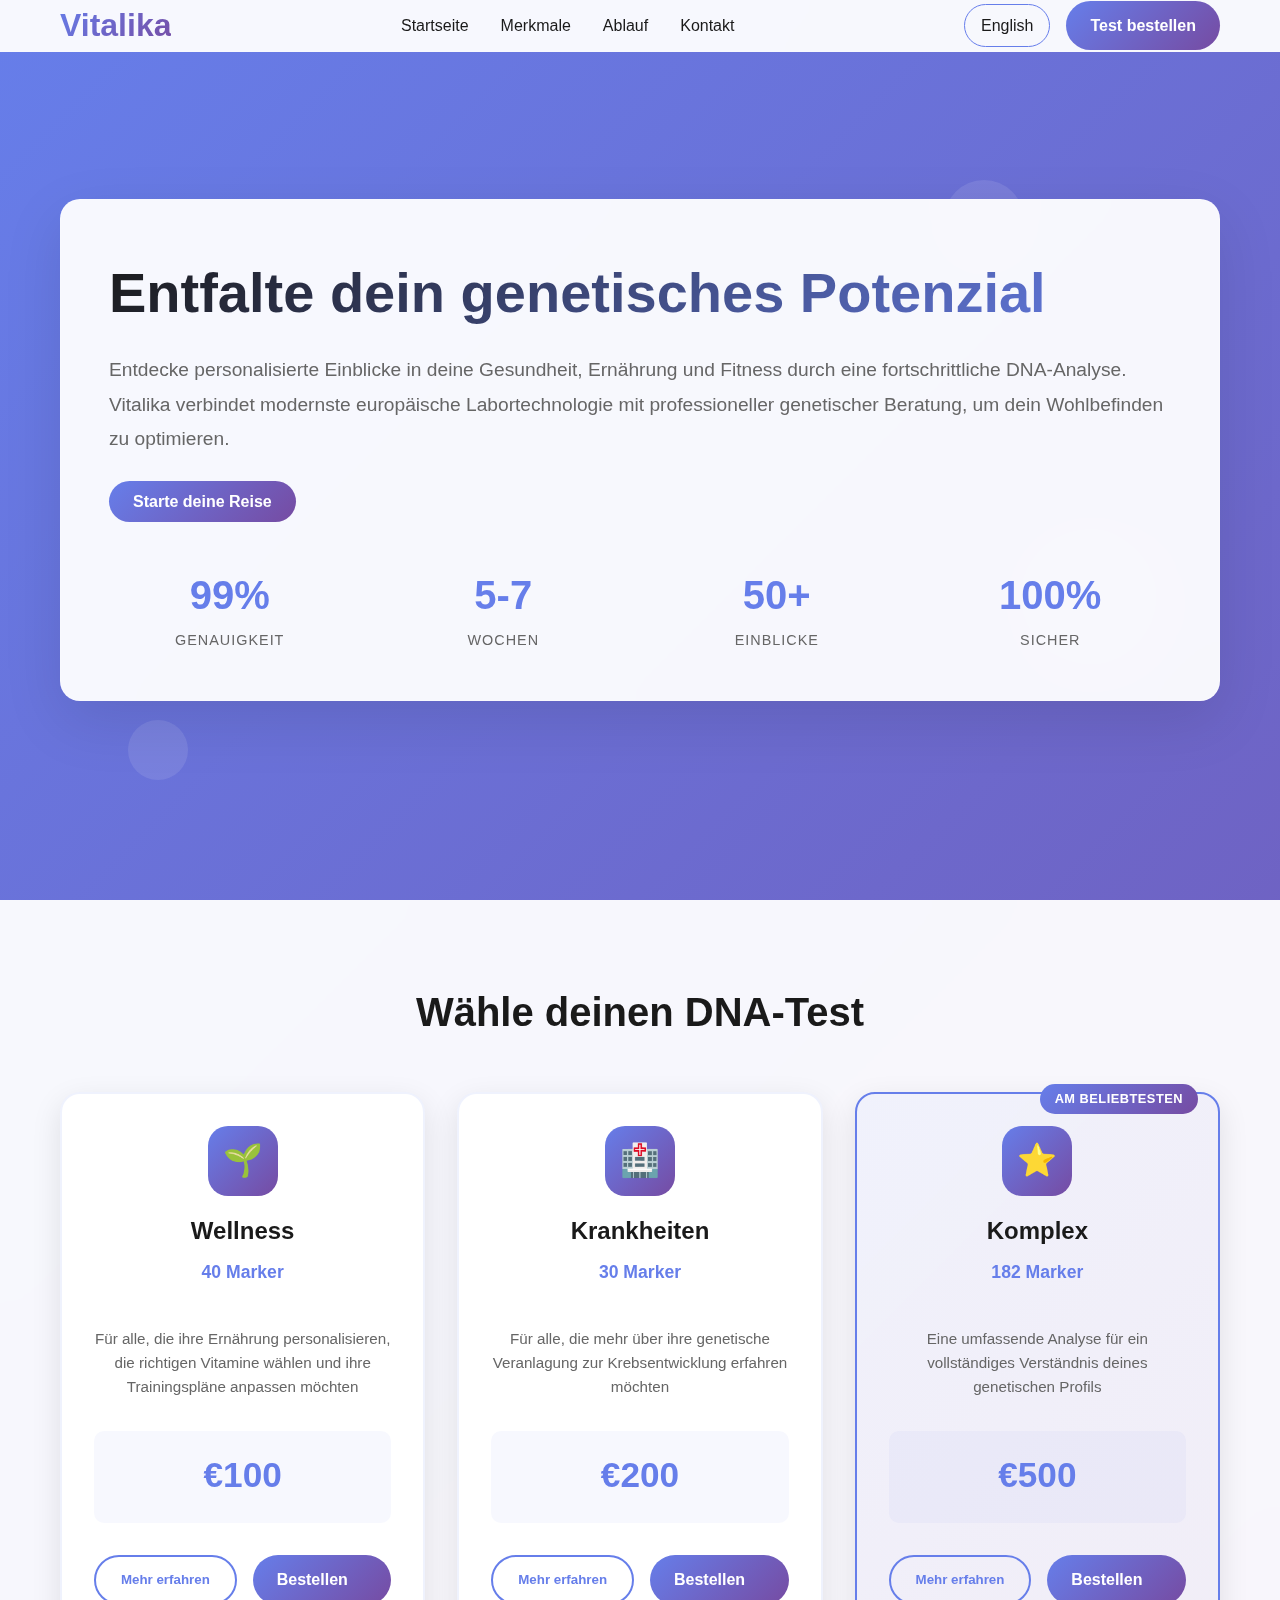
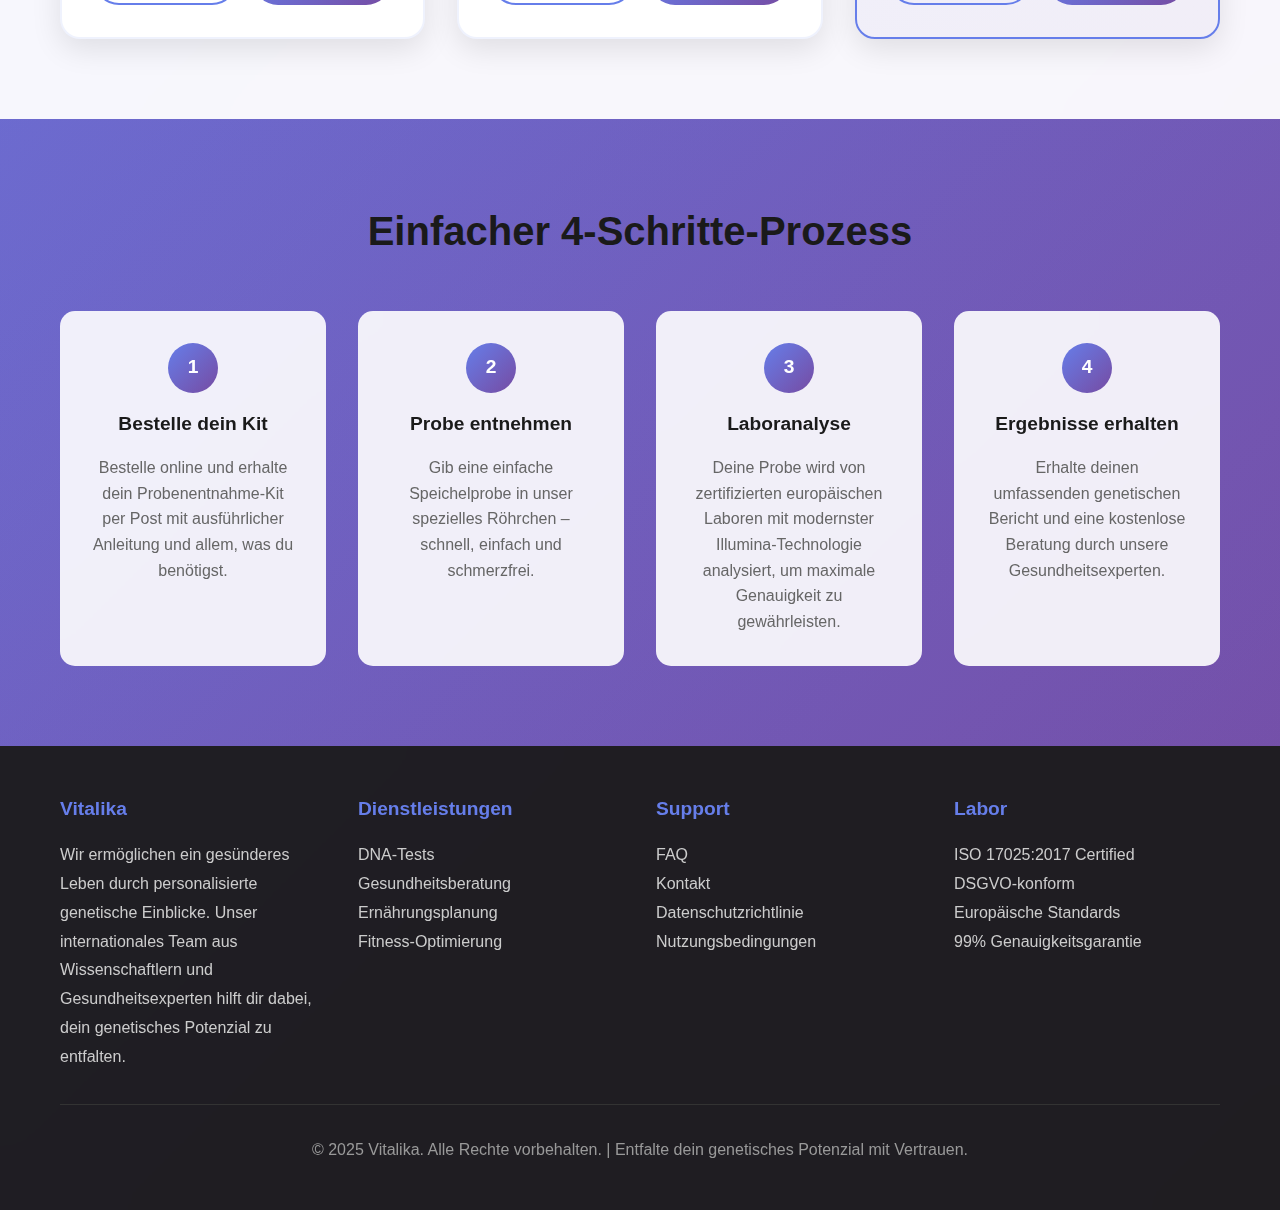
<file: index.html>
<!DOCTYPE html>
<html lang="de">
<head>
    <meta charset="UTF-8">
    <meta name="viewport" content="width=device-width, initial-scale=1.0">
    <title>Vitalika - Entdecke Dein Genetisches Potenzial</title>
    <link rel="stylesheet" href="style.css">
</head>
<body>
    <header>
        <nav class="container">
            <div class="logo">Vitalika</div>
            <ul class="nav-links">
                <li><a href="#home">Startseite</a></li>
                <li><a href="#features">Merkmale</a></li>
                <li><a href="#process">Ablauf</a></li>
                <li><a href="#contact">Kontakt</a></li>
            </ul>
            <div class="nav-actions">
                <a href="index.en.html" class="lang-switch">English</a>
                <a href="mailto:matviimykhailichenko@gmail.com?subject=vitalika" class="cta-button">Test bestellen</a>
            </div>
        </nav>
    </header>

    <main>
        <section class="hero" id="home">
            <div class="floating-element"></div>
            <div class="floating-element"></div>
            <div class="floating-element"></div>

            <div class="container">
                <div class="hero-content">
                    <h1>Entfalte dein genetisches Potenzial</h1>
                    <p>Entdecke personalisierte Einblicke in deine Gesundheit, Ernährung und Fitness durch eine fortschrittliche DNA-Analyse. Vitalika verbindet modernste europäische Labortechnologie mit professioneller genetischer Beratung, um dein Wohlbefinden zu optimieren.</p>
                    <a href="mailto:matviimykhailichenko@gmail.com?subject=vitalika" class="cta-button">Starte deine Reise</a>

                    <div class="hero-stats">
                        <div class="stat">
                            <span class="stat-number">99%</span>
                            <span class="stat-label">Genauigkeit</span>
                        </div>
                        <div class="stat">
                            <span class="stat-number">5-7</span>
                            <span class="stat-label">Wochen</span>
                        </div>
                        <div class="stat">
                            <span class="stat-number">50+</span>
                            <span class="stat-label">Einblicke</span>
                        </div>
                        <div class="stat">
                            <span class="stat-number">100%</span>
                            <span class="stat-label">Sicher</span>
                        </div>
                    </div>
                </div>
            </div>
        </section>

        <section class="features" id="features">
            <div class="container">
                <h2>Wähle deinen DNA-Test</h2>
                <div class="products-grid">
                    <div class="product-card">
                        <div class="product-header">
                            <div class="product-icon">🌱</div>
                            <h3>Wellness</h3>
                            <div class="product-indicators">40 Marker</div>
                        </div>
                        <div class="product-description">
                            <p>Für alle, die ihre Ernährung personalisieren, die richtigen Vitamine wählen und ihre Trainingspläne anpassen möchten</p>
                        </div>
                        <div class="product-price">
                            <span class="price">€100</span>
                        </div>
                        <div class="product-actions">
                            <button class="btn-secondary">Mehr erfahren</button>
                            <a class="btn-primary" href="mailto:matviimykhailichenko@gmail.com?subject=vitalika">Bestellen</a>
                        </div>
                    </div>

                    <div class="product-card">
                        <div class="product-header">
                            <div class="product-icon">🏥</div>
                            <h3>Krankheiten</h3>
                            <div class="product-indicators">30 Marker</div>
                        </div>
                        <div class="product-description">
                            <p>Für alle, die mehr über ihre genetische Veranlagung zur Krebsentwicklung erfahren möchten</p>
                        </div>
                        <div class="product-price">
                            <span class="price">€200</span>
                        </div>
                        <div class="product-actions">
                            <button class="btn-secondary">Mehr erfahren</button>
                            <a class="btn-primary" href="mailto:matviimykhailichenko@gmail.com?subject=vitalika">Bestellen</a>
                        </div>
                    </div>

                    <div class="product-card featured">
                        <div class="featured-badge">Am beliebtesten</div>
                        <div class="product-header">
                            <div class="product-icon">⭐</div>
                            <h3>Komplex</h3>
                            <div class="product-indicators">182 Marker</div>
                        </div>
                        <div class="product-description">
                            <p>Eine umfassende Analyse für ein vollständiges Verständnis deines genetischen Profils</p>
                        </div>
                        <div class="product-price">
                            <span class="price">€500</span>
                        </div>
                        <div class="product-actions">
                            <button class="btn-secondary">Mehr erfahren</button>
                            <a class="btn-primary" href="mailto:matviimykhailichenko@gmail.com?subject=vitalika">Bestellen</a>
                        </div>
                    </div>
                </div>
            </div>
        </section>

        <section class="process" id="process">
            <div class="container">
                <h2>Einfacher 4-Schritte-Prozess</h2>
                <div class="process-steps">
                    <div class="step">
                        <div class="step-number">1</div>
                        <h3>Bestelle dein Kit</h3>
                        <p>Bestelle online und erhalte dein Probenentnahme-Kit per Post mit ausführlicher Anleitung und allem, was du benötigst.</p>
                    </div>
                    <div class="step">
                        <div class="step-number">2</div>
                        <h3>Probe entnehmen</h3>
                        <p>Gib eine einfache Speichelprobe in unser spezielles Röhrchen – schnell, einfach und schmerzfrei.</p>
                    </div>
                    <div class="step">
                        <div class="step-number">3</div>
                        <h3>Laboranalyse</h3>
                        <p>Deine Probe wird von zertifizierten europäischen Laboren mit modernster Illumina-Technologie analysiert, um maximale Genauigkeit zu gewährleisten.</p>
                    </div>
                    <div class="step">
                        <div class="step-number">4</div>
                        <h3>Ergebnisse erhalten</h3>
                        <p>Erhalte deinen umfassenden genetischen Bericht und eine kostenlose Beratung durch unsere Gesundheitsexperten.</p>
                    </div>
                </div>
            </div>
        </section>
    </main>

    <footer id="contact">
        <div class="container">
            <div class="footer-content">
                <div class="footer-section">
                    <h3>Vitalika</h3>
                    <p>Wir ermöglichen ein gesünderes Leben durch personalisierte genetische Einblicke. Unser internationales Team aus Wissenschaftlern und Gesundheitsexperten hilft dir dabei, dein genetisches Potenzial zu entfalten.</p>
                </div>
                <div class="footer-section">
                    <h3>Dienstleistungen</h3>
                    <p><a href="#">DNA-Tests</a></p>
                    <p><a href="#">Gesundheitsberatung</a></p>
                    <p><a href="#">Ernährungsplanung</a></p>
                    <p><a href="#">Fitness-Optimierung</a></p>
                </div>
                <div class="footer-section">
                    <h3>Support</h3>
                    <p><a href="#">FAQ</a></p>
                    <p><a href="#">Kontakt</a></p>
                    <p><a href="#">Datenschutzrichtlinie</a></p>
                    <p><a href="#">Nutzungsbedingungen</a></p>
                </div>
                <div class="footer-section">
                    <h3>Labor</h3>
                    <p>ISO 17025:2017 Certified</p>
                    <p>DSGVO-konform</p>
                    <p>Europäische Standards</p>
                    <p>99% Genauigkeitsgarantie</p>
                </div>
            </div>
            <div class="footer-bottom">
                <p>&copy; 2025 Vitalika. Alle Rechte vorbehalten. | Entfalte dein genetisches Potenzial mit Vertrauen.</p>
            </div>
        </div>
    </footer>

    <script src="script.js"></script>
</body>
</html>
</file>
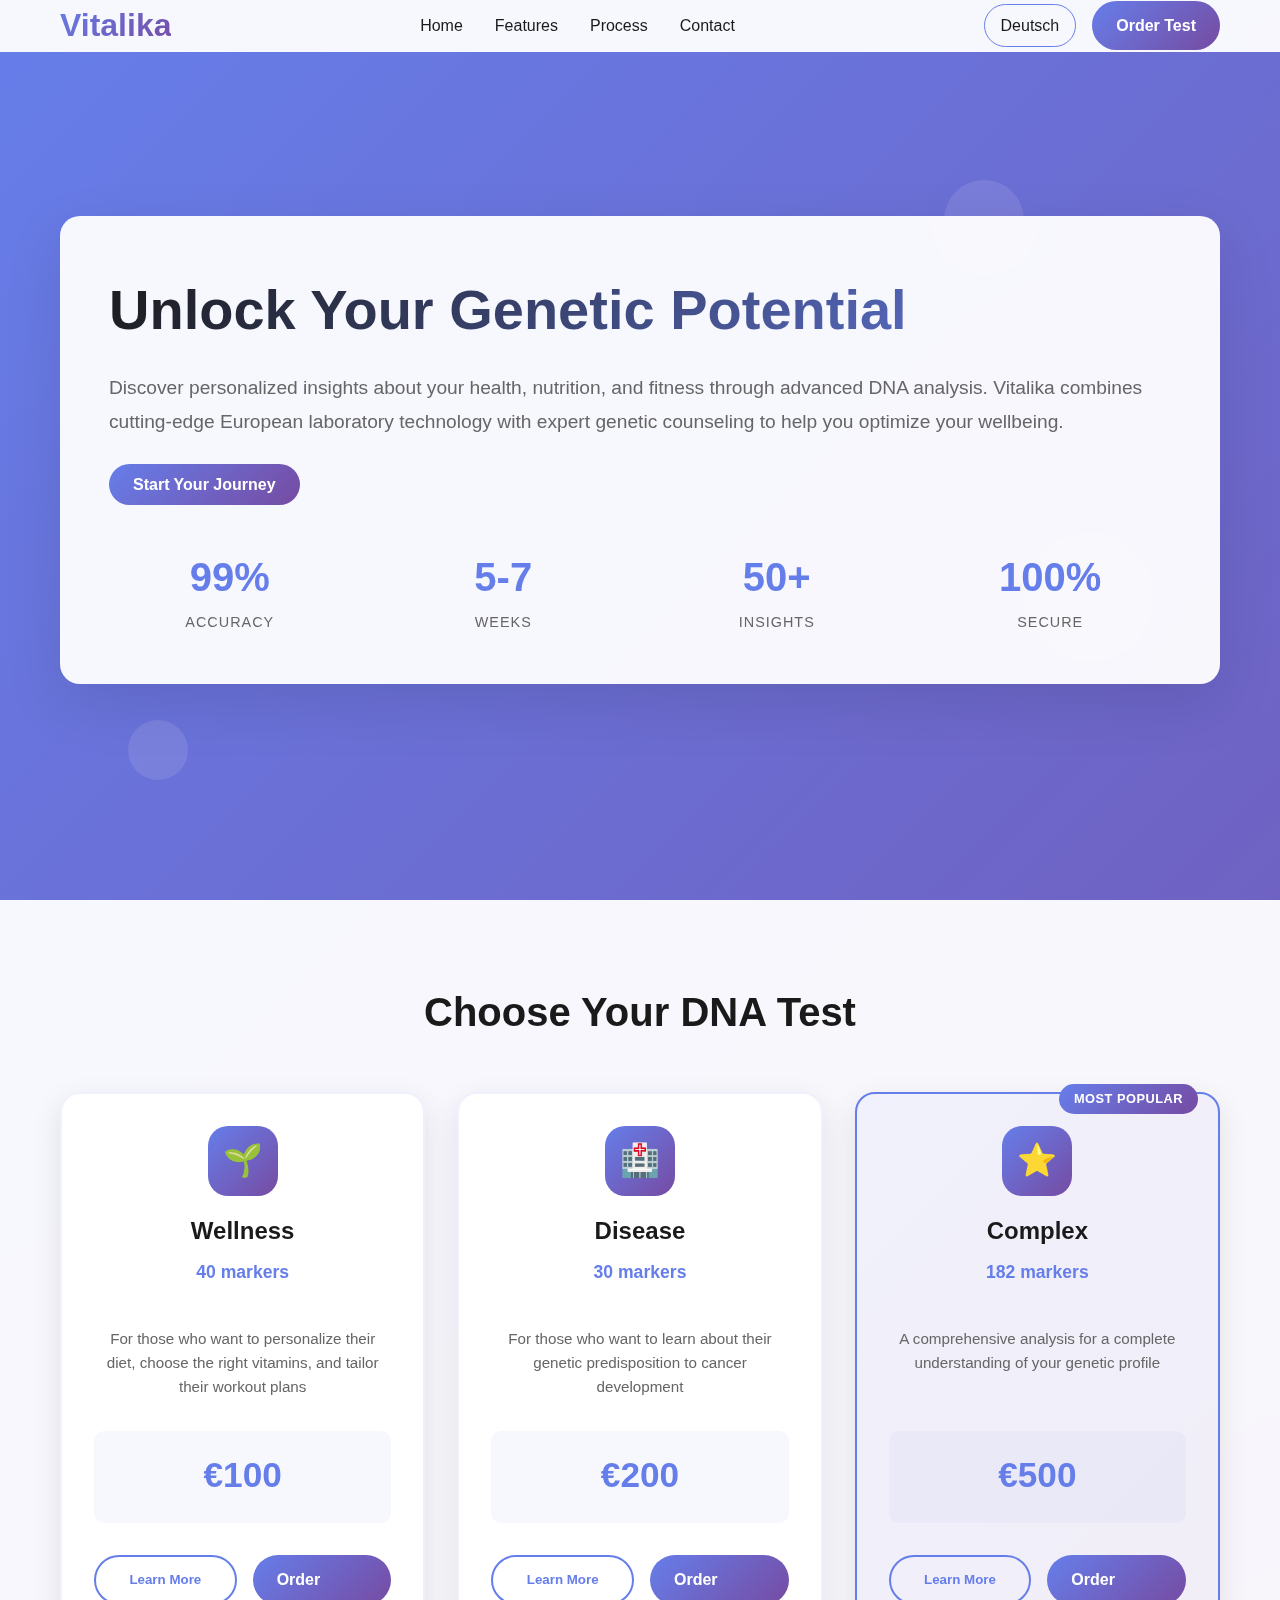
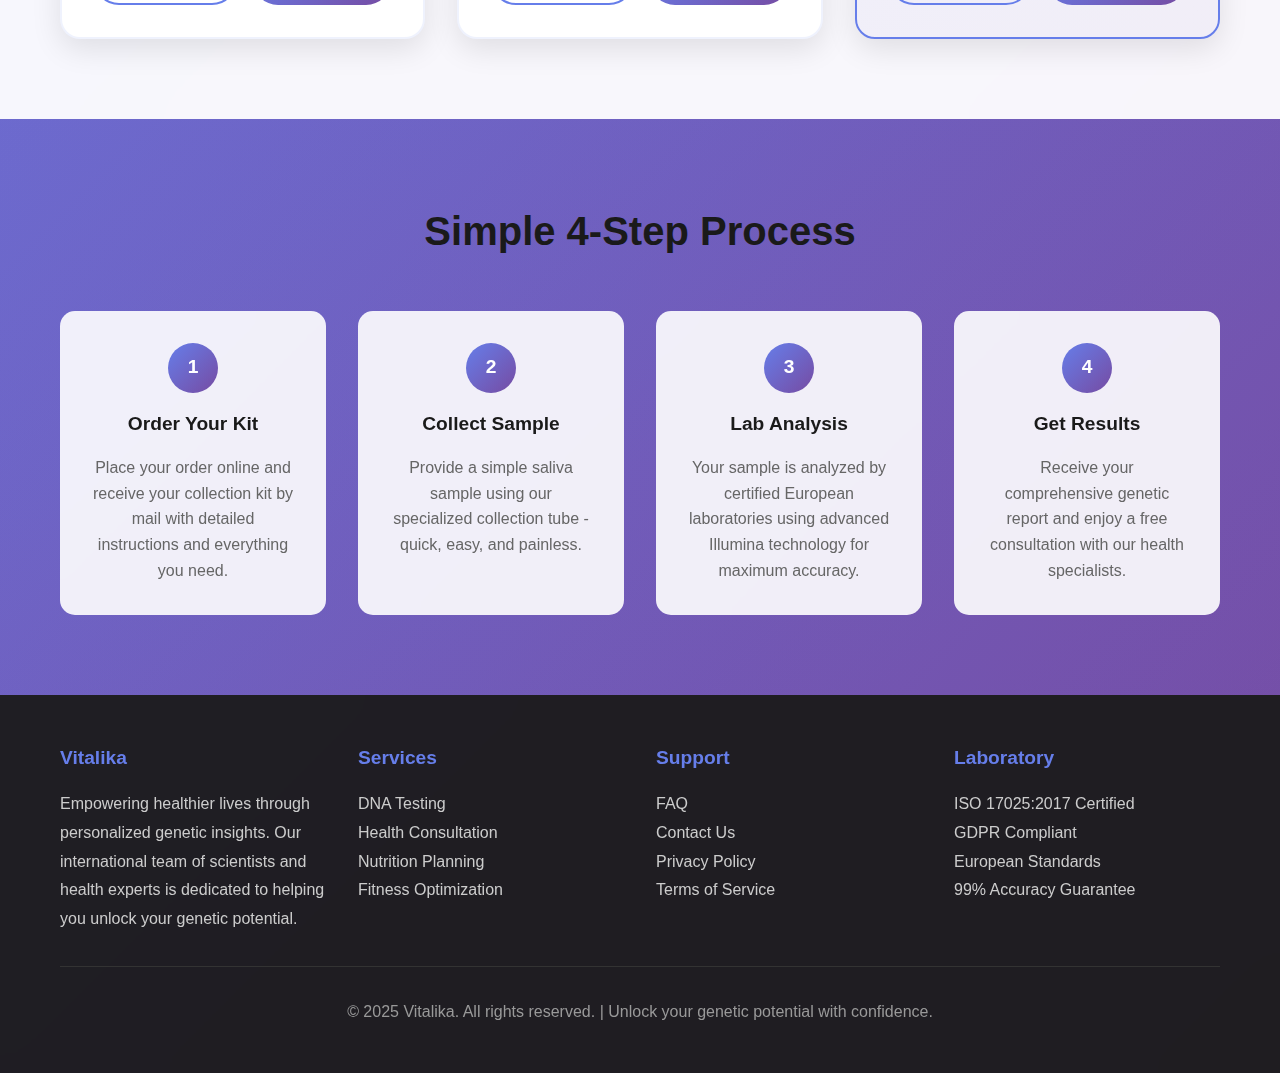
<file: index.en.html>
<!DOCTYPE html>
<html lang="en">
<head>
    <meta charset="UTF-8">
    <meta name="viewport" content="width=device-width, initial-scale=1.0">
    <title>Vitalika - Unlock Your Genetic Potential</title>
    <link rel="stylesheet" href="style.css">
</head>
<body>
    <header>
        <nav class="container">
            <div class="logo">Vitalika</div>
            <ul class="nav-links">
                <li><a href="#home">Home</a></li>
                <li><a href="#features">Features</a></li>
                <li><a href="#process">Process</a></li>
                <li><a href="#contact">Contact</a></li>
            </ul>
            <div class="nav-actions">
                <a href="index.html" class="lang-switch">Deutsch</a>
                <a href="mailto:matviimykhailichenko@gmail.com?subject=vitalika" class="cta-button">Order Test</a>
            </div>
        </nav>
    </header>

    <main>
        <section class="hero" id="home">
            <div class="floating-element"></div>
            <div class="floating-element"></div>
            <div class="floating-element"></div>

            <div class="container">
                <div class="hero-content">
                    <h1>Unlock Your Genetic Potential</h1>
                    <p>Discover personalized insights about your health, nutrition, and fitness through advanced DNA analysis. Vitalika combines cutting-edge European laboratory technology with expert genetic counseling to help you optimize your wellbeing.</p>
                    <a href="mailto:matviimykhailichenko@gmail.com?subject=vitalika" class="cta-button">Start Your Journey</a>

                    <div class="hero-stats">
                        <div class="stat">
                            <span class="stat-number">99%</span>
                            <span class="stat-label">Accuracy</span>
                        </div>
                        <div class="stat">
                            <span class="stat-number">5-7</span>
                            <span class="stat-label">Weeks</span>
                        </div>
                        <div class="stat">
                            <span class="stat-number">50+</span>
                            <span class="stat-label">Insights</span>
                        </div>
                        <div class="stat">
                            <span class="stat-number">100%</span>
                            <span class="stat-label">Secure</span>
                        </div>
                    </div>
                </div>
            </div>
        </section>

        <section class="features" id="features">
            <div class="container">
                <h2>Choose Your DNA Test</h2>
                <div class="products-grid">
                    <div class="product-card">
                        <div class="product-header">
                            <div class="product-icon">🌱</div>
                            <h3>Wellness</h3>
                            <div class="product-indicators">40 markers</div>
                        </div>
                        <div class="product-description">
                            <p>For those who want to personalize their diet, choose the right vitamins, and tailor their workout plans</p>
                        </div>
                        <div class="product-price">
                            <span class="price">€100</span>
                        </div>
                        <div class="product-actions">
                            <button class="btn-secondary">Learn More</button>
                            <a class="btn-primary" href="mailto:matviimykhailichenko@gmail.com?subject=vitalika">Order</a>
                        </div>
                    </div>

                    <div class="product-card">
                        <div class="product-header">
                            <div class="product-icon">🏥</div>
                            <h3>Disease</h3>
                            <div class="product-indicators">30 markers</div>
                        </div>
                        <div class="product-description">
                            <p>For those who want to learn about their genetic predisposition to cancer development</p>
                        </div>
                        <div class="product-price">
                            <span class="price">€200</span>
                        </div>
                        <div class="product-actions">
                            <button class="btn-secondary">Learn More</button>
                            <a class="btn-primary" href="mailto:matviimykhailichenko@gmail.com?subject=vitalika">Order</a>
                        </div>
                    </div>

                    <div class="product-card featured">
                        <div class="featured-badge">Most Popular</div>
                        <div class="product-header">
                            <div class="product-icon">⭐</div>
                            <h3>Complex</h3>
                            <div class="product-indicators">182 markers</div>
                        </div>
                        <div class="product-description">
                            <p>A comprehensive analysis for a complete understanding of your genetic profile</p>
                        </div>
                        <div class="product-price">
                            <span class="price">€500</span>
                        </div>
                        <div class="product-actions">
                            <button class="btn-secondary">Learn More</button>
                            <a class="btn-primary" href="mailto:matviimykhailichenko@gmail.com?subject=vitalika">Order</a>
                        </div>
                    </div>
                </div>
            </div>
        </section>

        <section class="process" id="process">
            <div class="container">
                <h2>Simple 4-Step Process</h2>
                <div class="process-steps">
                    <div class="step">
                        <div class="step-number">1</div>
                        <h3>Order Your Kit</h3>
                        <p>Place your order online and receive your collection kit by mail with detailed instructions and everything you need.</p>
                    </div>
                    <div class="step">
                        <div class="step-number">2</div>
                        <h3>Collect Sample</h3>
                        <p>Provide a simple saliva sample using our specialized collection tube - quick, easy, and painless.</p>
                    </div>
                    <div class="step">
                        <div class="step-number">3</div>
                        <h3>Lab Analysis</h3>
                        <p>Your sample is analyzed by certified European laboratories using advanced Illumina technology for maximum accuracy.</p>
                    </div>
                    <div class="step">
                        <div class="step-number">4</div>
                        <h3>Get Results</h3>
                        <p>Receive your comprehensive genetic report and enjoy a free consultation with our health specialists.</p>
                    </div>
                </div>
            </div>
        </section>
    </main>

    <footer id="contact">
        <div class="container">
            <div class="footer-content">
                <div class="footer-section">
                    <h3>Vitalika</h3>
                    <p>Empowering healthier lives through personalized genetic insights. Our international team of scientists and health experts is dedicated to helping you unlock your genetic potential.</p>
                </div>
                <div class="footer-section">
                    <h3>Services</h3>
                    <p><a href="#">DNA Testing</a></p>
                    <p><a href="#">Health Consultation</a></p>
                    <p><a href="#">Nutrition Planning</a></p>
                    <p><a href="#">Fitness Optimization</a></p>
                </div>
                <div class="footer-section">
                    <h3>Support</h3>
                    <p><a href="#">FAQ</a></p>
                    <p><a href="#">Contact Us</a></p>
                    <p><a href="#">Privacy Policy</a></p>
                    <p><a href="#">Terms of Service</a></p>
                </div>
                <div class="footer-section">
                    <h3>Laboratory</h3>
                    <p>ISO 17025:2017 Certified</p>
                    <p>GDPR Compliant</p>
                    <p>European Standards</p>
                    <p>99% Accuracy Guarantee</p>
                </div>
            </div>
            <div class="footer-bottom">
                <p>&copy; 2025 Vitalika. All rights reserved. | Unlock your genetic potential with confidence.</p>
            </div>
        </div>
    </footer>

    <script src="script.js"></script>
</body>
</html>
</file>
<file: style.css>
* {
            margin: 0;
            padding: 0;
            box-sizing: border-box;
        }

        body {
            font-family: 'Inter', -apple-system, BlinkMacSystemFont, sans-serif;
            line-height: 1.6;
            color: #1a1a1a;
            background: linear-gradient(135deg, #667eea 0%, #764ba2 100%);
            min-height: 100vh;
        }

        .container {
            max-width: 1200px;
            margin: 0 auto;
            padding: 0 20px;
        }

        /* Header */
        header {
            background: rgba(255, 255, 255, 0.95);
            backdrop-filter: blur(20px);
            border-bottom: 1px solid rgba(255, 255, 255, 0.2);
            position: fixed;
            width: 100%;
            top: 0;
            z-index: 1000;
            transition: all 0.3s ease;
        }

        nav {
            display: flex;
            justify-content: space-between;
            align-items: center;
            padding: 1rem 0;
        }

        .nav-actions {
            display: flex;
            align-items: center;
            gap: 1rem;
        }

        .lang-switch {
            padding: 8px 16px;
            border: 1px solid #667eea;
            border-radius: 50px;
            text-decoration: none;
            color: #1a1a1a;
            font-weight: 500;
            transition: background 0.3s ease, color 0.3s ease;
        }

        .lang-switch:hover {
            background: #667eea;
            color: #fff;
        }

        .logo {
            font-size: 2rem;
            font-weight: 800;
            background: linear-gradient(135deg, #667eea, #764ba2);
            -webkit-background-clip: text;
            -webkit-text-fill-color: transparent;
            background-clip: text;
        }

        .nav-links {
            display: flex;
            list-style: none;
            gap: 2rem;
        }

        .nav-links a {
            text-decoration: none;
            color: #1a1a1a;
            font-weight: 500;
            transition: color 0.3s ease;
        }

        .nav-links a:hover {
            color: #667eea;
        }

        .cta-button {
            background: linear-gradient(135deg, #667eea, #764ba2);
            color: white;
            padding: 12px 24px;
            border: none;
            border-radius: 50px;
            font-weight: 600;
            text-decoration: none;
            transition: transform 0.3s ease, box-shadow 0.3s ease;
            cursor: pointer;
        }

        .cta-button:hover {
            transform: translateY(-2px);
            box-shadow: 0 10px 30px rgba(102, 126, 234, 0.3);
        }

        /* Hero Section */
        .hero {
            min-height: 100vh;
            display: flex;
            align-items: center;
            position: relative;
            overflow: hidden;
        }

        .hero-content {
            background: rgba(255, 255, 255, 0.95);
            backdrop-filter: blur(20px);
            border-radius: 20px;
            padding: 3rem;
            box-shadow: 0 20px 60px rgba(0, 0, 0, 0.1);
            border: 1px solid rgba(255, 255, 255, 0.2);
            position: relative;
            z-index: 2;
        }

        .hero h1 {
            font-size: 3.5rem;
            font-weight: 800;
            margin-bottom: 1rem;
            background: linear-gradient(135deg, #1a1a1a, #667eea);
            -webkit-background-clip: text;
            -webkit-text-fill-color: transparent;
            background-clip: text;
        }

        .hero p {
            font-size: 1.2rem;
            margin-bottom: 2rem;
            color: #666;
            line-height: 1.8;
        }

        .hero-stats {
            display: grid;
            grid-template-columns: repeat(auto-fit, minmax(120px, 1fr));
            gap: 2rem;
            margin-top: 3rem;
        }

        .stat {
            text-align: center;
        }

        .stat-number {
            font-size: 2.5rem;
            font-weight: 800;
            color: #667eea;
            display: block;
        }

        .stat-label {
            font-size: 0.9rem;
            color: #666;
            text-transform: uppercase;
            letter-spacing: 1px;
        }

        /* Floating Elements */
        .floating-element {
            position: absolute;
            background: rgba(255, 255, 255, 0.1);
            border-radius: 50%;
            animation: float 6s ease-in-out infinite;
        }

        .floating-element:nth-child(1) {
            width: 80px;
            height: 80px;
            top: 20%;
            right: 20%;
            animation-delay: 0s;
        }

        .floating-element:nth-child(2) {
            width: 120px;
            height: 120px;
            top: 60%;
            right: 10%;
            animation-delay: 2s;
        }

        .floating-element:nth-child(3) {
            width: 60px;
            height: 60px;
            top: 80%;
            left: 10%;
            animation-delay: 4s;
        }

        @keyframes float {
            0%, 100% { transform: translateY(0px) rotate(0deg); }
            50% { transform: translateY(-20px) rotate(180deg); }
        }

        /* Features Section */
        .features {
            padding: 5rem 0;
            background: rgba(255, 255, 255, 0.95);
            backdrop-filter: blur(20px);
        }

        .features h2 {
            text-align: center;
            font-size: 2.5rem;
            font-weight: 800;
            margin-bottom: 3rem;
            color: #1a1a1a;
        }

        .products-grid {
            display: grid;
            grid-template-columns: repeat(auto-fit, minmax(320px, 1fr));
            gap: 2rem;
            align-items: stretch;
        }

        .product-card {
            background: white;
            padding: 2rem;
            border-radius: 20px;
            box-shadow: 0 10px 30px rgba(0, 0, 0, 0.1);
            transition: transform 0.3s ease, box-shadow 0.3s ease;
            border: 2px solid rgba(102, 126, 234, 0.1);
            position: relative;
            display: flex;
            flex-direction: column;
            justify-content: space-between;
            min-height: 400px;
        }

        .product-card:hover {
            transform: translateY(-10px);
            box-shadow: 0 20px 50px rgba(0, 0, 0, 0.15);
        }

        .product-card.featured {
            border: 2px solid #667eea;
            background: linear-gradient(135deg, rgba(102, 126, 234, 0.05), rgba(118, 75, 162, 0.05));
        }

        .featured-badge {
            position: absolute;
            top: -10px;
            right: 20px;
            background: linear-gradient(135deg, #667eea, #764ba2);
            color: white;
            padding: 5px 15px;
            border-radius: 20px;
            font-size: 0.8rem;
            font-weight: 600;
            text-transform: uppercase;
            letter-spacing: 0.5px;
        }

        .product-header {
            text-align: center;
            margin-bottom: 1.5rem;
        }

        .product-icon {
            width: 70px;
            height: 70px;
            background: linear-gradient(135deg, #667eea, #764ba2);
            border-radius: 20px;
            display: flex;
            align-items: center;
            justify-content: center;
            margin: 0 auto 1rem;
            font-size: 2rem;
        }

        .product-card h3 {
            font-size: 1.5rem;
            font-weight: 800;
            margin-bottom: 0.5rem;
            color: #1a1a1a;
        }

        .product-indicators {
            font-size: 1.1rem;
            font-weight: 600;
            color: #667eea;
            margin-bottom: 1rem;
        }

        .product-description {
            flex-grow: 1;
            margin-bottom: 2rem;
        }

        .product-description p {
            color: #666;
            line-height: 1.6;
            text-align: center;
            font-size: 0.95rem;
        }

        .product-price {
            text-align: center;
            margin-bottom: 2rem;
            padding: 1rem;
            background: rgba(102, 126, 234, 0.05);
            border-radius: 10px;
        }

        .product-price .price {
            display: block;
            font-size: 2.2rem;
            font-weight: 800;
            color: #667eea;
            margin-bottom: 0.2rem;
        }

        .product-actions {
            display: flex;
            gap: 1rem;
            justify-content: center;
        }

        .btn-primary {
            background: linear-gradient(135deg, #667eea, #764ba2);
            color: white;
            padding: 12px 24px;
            border: none;
            border-radius: 25px;
            font-weight: 600;
            text-decoration: none;
            cursor: pointer;
            transition: transform 0.3s ease, box-shadow 0.3s ease;
            flex: 1;
        }

        .btn-primary:hover {
            transform: translateY(-2px);
            box-shadow: 0 10px 20px rgba(102, 126, 234, 0.3);
        }

        .btn-secondary {
            background: transparent;
            color: #667eea;
            padding: 12px 24px;
            border: 2px solid #667eea;
            border-radius: 25px;
            font-weight: 600;
            cursor: pointer;
            transition: all 0.3s ease;
            flex: 1;
        }

        .btn-secondary:hover {
            background: #667eea;
            color: white;
            transform: translateY(-2px);
        }

        /* Process Section */
        .process {
            padding: 5rem 0;
            background: linear-gradient(135deg, rgba(102, 126, 234, 0.1), rgba(118, 75, 162, 0.1));
        }

        .process h2 {
            text-align: center;
            font-size: 2.5rem;
            font-weight: 800;
            margin-bottom: 3rem;
            color: #1a1a1a;
        }

        .process-steps {
            display: grid;
            grid-template-columns: repeat(auto-fit, minmax(250px, 1fr));
            gap: 2rem;
        }

        .step {
            text-align: center;
            padding: 2rem;
            background: rgba(255, 255, 255, 0.9);
            border-radius: 15px;
            backdrop-filter: blur(10px);
            position: relative;
        }

        .step-number {
            width: 50px;
            height: 50px;
            background: linear-gradient(135deg, #667eea, #764ba2);
            color: white;
            border-radius: 50%;
            display: flex;
            align-items: center;
            justify-content: center;
            margin: 0 auto 1rem;
            font-weight: 800;
            font-size: 1.2rem;
        }

        .step h3 {
            font-size: 1.2rem;
            font-weight: 700;
            margin-bottom: 1rem;
            color: #1a1a1a;
        }

        .step p {
            color: #666;
            line-height: 1.6;
        }

        /* Footer */
        footer {
            background: rgba(26, 26, 26, 0.95);
            color: white;
            padding: 3rem 0;
            backdrop-filter: blur(20px);
        }

        .footer-content {
            display: grid;
            grid-template-columns: repeat(auto-fit, minmax(250px, 1fr));
            gap: 2rem;
            margin-bottom: 2rem;
        }

        .footer-section h3 {
            font-size: 1.2rem;
            font-weight: 700;
            margin-bottom: 1rem;
            color: #667eea;
        }

        .footer-section p,
        .footer-section a {
            color: #ccc;
            text-decoration: none;
            line-height: 1.8;
        }

        .footer-section a:hover {
            color: #667eea;
        }

        .footer-bottom {
            text-align: center;
            padding-top: 2rem;
            border-top: 1px solid #333;
            color: #999;
        }

        /* Responsive */
        @media (max-width: 768px) {
            .nav-links {
                display: none;
            }

            .hero h1 {
                font-size: 2.5rem;
            }

            .hero-content {
                padding: 2rem;
            }

            .features-grid,
            .products-grid,
            .process-steps {
                grid-template-columns: 1fr;
            }

            .hero-stats {
                grid-template-columns: repeat(2, 1fr);
            }
        }

        /* Animations */
        .fade-in {
            opacity: 0;
            transform: translateY(30px);
            animation: fadeInUp 0.8s ease forwards;
        }

        @keyframes fadeInUp {
            to {
                opacity: 1;
                transform: translateY(0);
            }
        }

        .hero-content,
        .feature-card,
        .step {
            animation: fadeInUp 0.8s ease forwards;
        }

        .feature-card:nth-child(2) { animation-delay: 0.2s; }
        .feature-card:nth-child(3) { animation-delay: 0.4s; }
        .step:nth-child(2) { animation-delay: 0.2s; }
        .step:nth-child(3) { animation-delay: 0.4s; }
        .step:nth-child(4) { animation-delay: 0.6s; }
</file>
